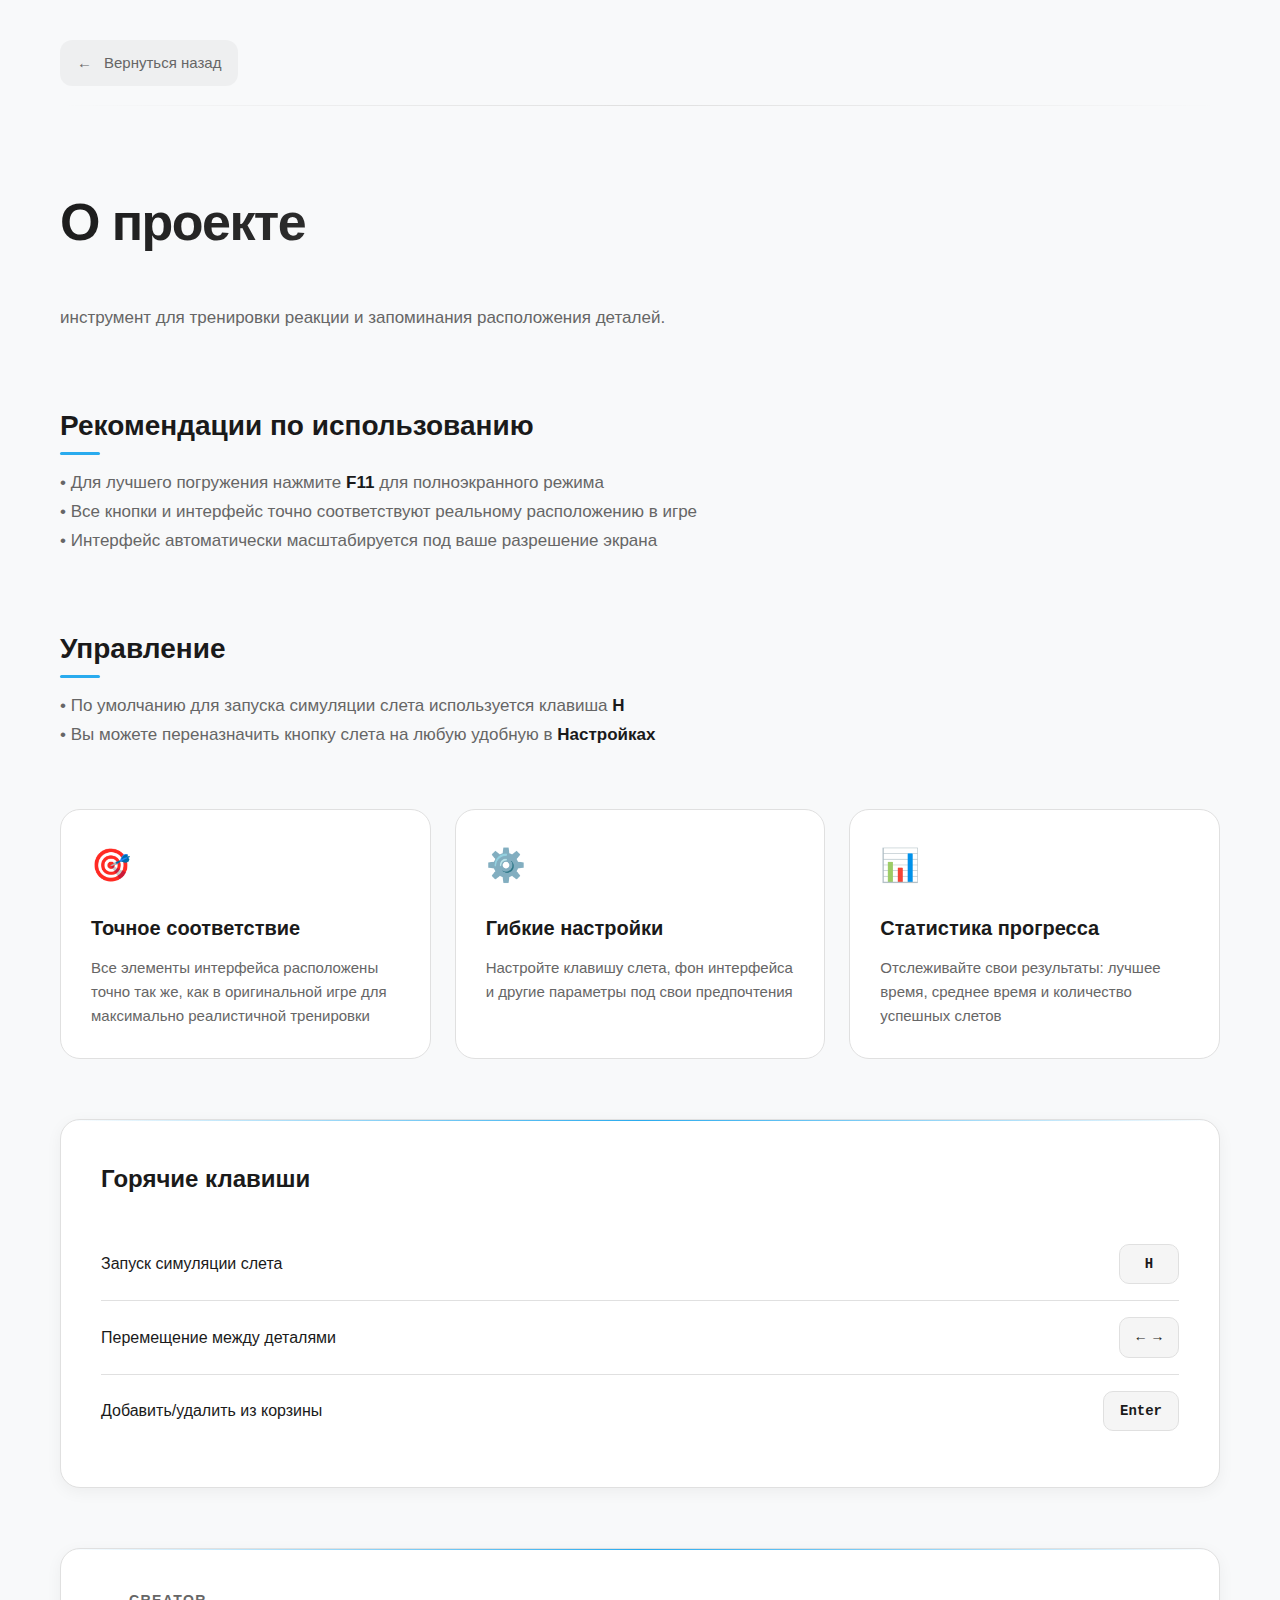
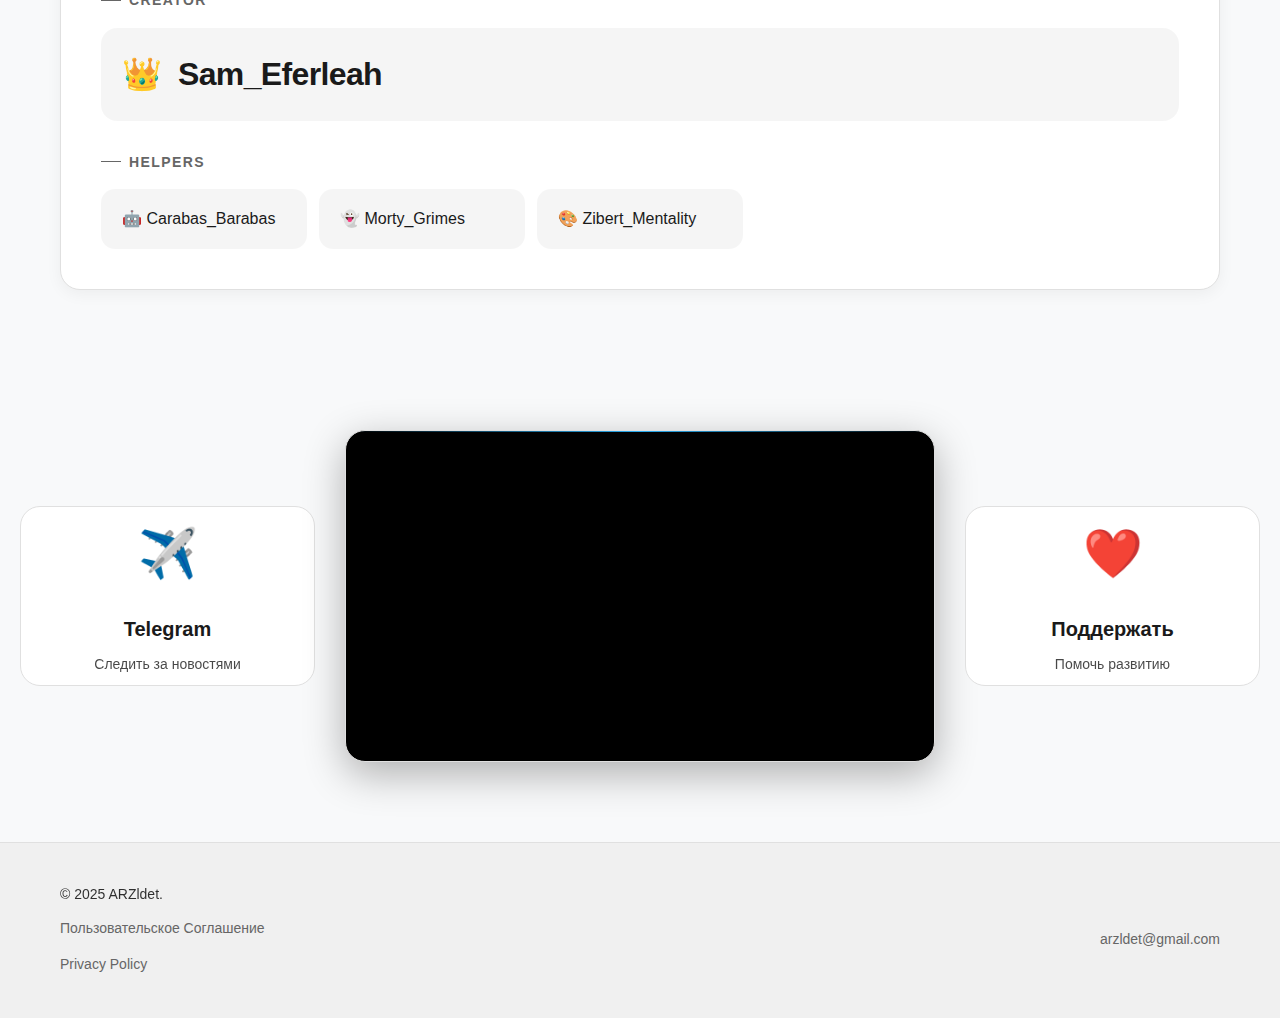
<file: about.html>
<!DOCTYPE html>
<html lang="ru">
<head>
    <meta charset="UTF-8">
    <meta name="viewport" content="width=device-width, initial-scale=1.0">
    <title>О проекте • Тренировка реакции</title>
    <style>
        /* === ПЕРЕМЕННЫЕ И ТЕМЫ === */
        :root {
            /* Темная тема (по умолчанию) */
            --bg-body: #0a0a0a;
            --bg-card: #151515;
            --text-primary: #ffffff;
            --text-secondary: #a0a0a0;
            --border-color: #2a2a2a;
            --accent-tg: #2AABEE;
            --accent-donate: #FF5722;
            /* Уменьшенный глоу-эффект */
            --accent-glow: rgba(42, 171, 238, 0.1);
            --footer-bg: #000000;
            --tag-bg: rgba(255, 255, 255, 0.05);
            --modal-overlay: rgba(0, 0, 0, 0.85);
            --gradient-primary: linear-gradient(135deg, #2AABEE 0%, #1a78b8 100%);
            --gradient-accent: linear-gradient(135deg, #FF5722 0%, #c0410e 100%);
            /* Уменьшенные тени */
            --card-shadow: 0 4px 16px rgba(0, 0, 0, 0.3);
            --hover-shadow: 0 6px 20px rgba(42, 171, 238, 0.15);
        }

        /* Светлая тема */
        @media (prefers-color-scheme: light) {
            :root {
                --bg-body: #f8f9fa;
                --bg-card: #ffffff;
                --text-primary: #1a1a1a;
                --text-secondary: #666666;
                --border-color: #e0e0e0;
                --footer-bg: #f0f0f0;
                --tag-bg: rgba(0, 0, 0, 0.04);
                --modal-overlay: rgba(0, 0, 0, 0.3);
                /* Ещё меньше глоу в светлой теме */
                --accent-glow: rgba(42, 171, 238, 0.05);
                --card-shadow: 0 4px 16px rgba(0, 0, 0, 0.05);
                --hover-shadow: 0 6px 20px rgba(42, 171, 238, 0.08);
            }
        }

        /* === БАЗОВЫЕ СТИЛИ === */
        body {
            margin: 0;
            padding: 0;
            font-family: 'Inter', -apple-system, BlinkMacSystemFont, 'Segoe UI', Roboto, sans-serif;
            background-color: var(--bg-body);
            color: var(--text-primary);
            display: flex;
            flex-direction: column;
            min-height: 100vh;
            line-height: 1.6;
        }

        * {
            box-sizing: border-box;
        }

        a { 
            text-decoration: none; 
            color: inherit;
            transition: all 0.3s ease;
        }

        /* === СКРОЛЛБАР === */
        ::-webkit-scrollbar {
            width: 8px;
            height: 8px;
        }

        ::-webkit-scrollbar-track {
            background: var(--bg-card);
        }

        ::-webkit-scrollbar-thumb {
            background: var(--border-color);
            border-radius: 4px;
        }

        ::-webkit-scrollbar-thumb:hover {
            background: var(--accent-tg);
        }

        /* === HEADER === */
        .header {
            width: 100%;
            max-width: 1200px;
            padding: 40px 20px 20px;
            margin: 0 auto;
            position: relative;
        }

        .header::after {
            content: '';
            position: absolute;
            bottom: 0;
            left: 20px;
            right: 20px;
            height: 1px;
            background: linear-gradient(90deg, 
                transparent 0%, 
                var(--border-color) 50%, 
                transparent 100%);
        }

        .btn-back {
            display: inline-flex;
            align-items: center;
            gap: 12px;
            color: var(--text-secondary);
            font-size: 15px;
            font-weight: 500;
            padding: 10px 16px;
            border-radius: 12px;
            background: var(--tag-bg);
            border: 1px solid transparent;
            transition: all 0.3s ease;
        }

        .btn-back:hover {
            color: var(--text-primary);
            border-color: var(--border-color);
            transform: translateX(-4px);
        }

        /* === КОНТЕНТ === */
        .content-container {
            width: 100%;
            max-width: 1200px;
            padding: 40px 20px;
            margin: 0 auto;
            flex-grow: 1;
        }

        h1 {
            font-size: 52px;
            font-weight: 800;
            margin-bottom: 40px;
            letter-spacing: -0.03em;
            background: linear-gradient(135deg, var(--text-primary) 0%, var(--text-secondary) 100%);
            -webkit-background-clip: text;
            -webkit-text-fill-color: transparent;
            background-clip: text;
        }

        .text-section {
            margin-bottom: 48px;
            max-width: 800px;
        }

        .text-section h2 {
            font-size: 28px;
            font-weight: 700;
            margin-bottom: 20px;
            color: var(--text-primary);
            position: relative;
            display: inline-block;
        }

        .text-section h2::after {
            content: '';
            position: absolute;
            bottom: -6px;
            left: 0;
            width: 40px;
            height: 3px;
            background: var(--accent-tg);
            border-radius: 2px;
        }

        .text-section p {
            font-size: 17px;
            line-height: 1.7;
            color: var(--text-secondary);
            margin: 0 0 16px 0;
        }

        /* Упрощённый эффект для strong текста */
        .text-section strong {
            color: var(--text-primary);
            font-weight: 600;
            background: transparent;
            padding: 0;
            border-radius: 0;
        }

        /* === БЛОК КОМАНДЫ (CREDITS) === */
        .credits-container {
            background: var(--bg-card);
            border: 1px solid var(--border-color);
            border-radius: 20px;
            padding: 40px;
            margin: 60px 0;
            position: relative;
            overflow: hidden;
            box-shadow: var(--card-shadow);
        }

        .credits-container::before {
            content: '';
            position: absolute;
            top: 0;
            left: 0;
            right: 0;
            height: 1px;
            background: linear-gradient(90deg, 
                transparent 0%, 
                var(--accent-tg) 50%, 
                transparent 100%);
        }

        .credit-group-title {
            font-size: 14px;
            text-transform: uppercase;
            color: var(--text-secondary);
            font-weight: 600;
            letter-spacing: 0.1em;
            margin-bottom: 16px;
            display: flex;
            align-items: center;
            gap: 8px;
        }

        .credit-group-title::before {
            content: '';
            width: 20px;
            height: 1px;
            background: var(--text-secondary);
        }

        /* Создатель */
        .creator-row {
            display: flex;
            align-items: center;
            gap: 16px;
            cursor: pointer;
            padding: 20px;
            border-radius: 16px;
            background: var(--tag-bg);
            border: 1px solid transparent;
            transition: all 0.3s ease;
            margin-bottom: 30px;
        }

        .creator-row:hover {
            border-color: var(--accent-tg);
            transform: translateY(-2px);
            box-shadow: var(--hover-shadow);
        }

        .creator-name {
            font-size: 32px;
            font-weight: 800;
            color: var(--text-primary);
            letter-spacing: -0.02em;
        }

        .crown-icon {
            font-size: 32px;
            animation: float 3s ease-in-out infinite;
            display: inline-block;
        }

        @keyframes float {
            0%, 100% { transform: translateY(0px) rotate(0deg); }
            50% { transform: translateY(-8px) rotate(5deg); }
        }

        /* Помощники */
        .helpers-grid {
            display: grid;
            grid-template-columns: repeat(auto-fill, minmax(200px, 1fr));
            gap: 12px;
        }

        .helper-tag {
            background: var(--tag-bg);
            padding: 16px 20px;
            border-radius: 14px;
            font-size: 16px;
            font-weight: 500;
            border: 1px solid transparent;
            transition: all 0.3s ease;
            cursor: pointer;
            display: flex;
            align-items: center;
            gap: 10px;
        }

        /* Упрощённый ховер для helper-тегов */
        .helper-tag:hover {
            border-color: var(--accent-tg);
            background: var(--tag-bg);
            transform: translateY(-1px);
            box-shadow: 0 4px 12px rgba(0, 0, 0, 0.1);
        }

        /* === МОДАЛЬНОЕ ОКНО ПРОФИЛЯ === */
        .profile-modal {
            display: none;
            position: fixed;
            top: 0;
            left: 0;
            width: 100%;
            height: 100%;
            background: var(--modal-overlay);
            backdrop-filter: blur(10px);
            z-index: 1000;
            align-items: center;
            justify-content: center;
            padding: 20px;
            opacity: 0;
            transition: opacity 0.4s ease;
        }

        .profile-modal.active {
            display: flex;
            opacity: 1;
        }

        .profile-card {
            background: var(--bg-card);
            border: 1px solid var(--border-color);
            width: 100%;
            max-width: 480px;
            border-radius: 24px;
            padding: 40px;
            box-shadow: 0 20px 40px rgba(0, 0, 0, 0.3);
            position: relative;
            transform: translateY(20px) scale(0.98);
            transition: all 0.4s cubic-bezier(0.175, 0.885, 0.32, 1.275);
            max-height: 90vh;
            overflow-y: auto;
        }

        .profile-modal.active .profile-card {
            transform: translateY(0) scale(1);
        }

        .close-modal {
            position: absolute;
            top: 20px;
            right: 20px;
            background: var(--tag-bg);
            border: 1px solid var(--border-color);
            color: var(--text-secondary);
            font-size: 20px;
            cursor: pointer;
            width: 40px;
            height: 40px;
            display: flex;
            align-items: center;
            justify-content: center;
            border-radius: 50%;
            transition: all 0.3s ease;
            z-index: 2;
        }

        .close-modal:hover {
            background: var(--accent-tg);
            border-color: var(--accent-tg);
            color: white;
            transform: rotate(90deg);
        }

        .profile-header {
            text-align: center;
            margin-bottom: 30px;
            padding-bottom: 20px;
            border-bottom: 1px solid var(--border-color);
        }

        .profile-nick {
            font-size: 28px;
            font-weight: 800;
            color: var(--text-primary);
            margin-bottom: 8px;
            letter-spacing: -0.02em;
        }

        .profile-alias-label {
            font-size: 12px;
            text-transform: uppercase;
            color: var(--text-secondary);
            letter-spacing: 0.8px;
            margin-bottom: 4px;
        }

        /* Упрощённый профиль в модалке */
        .profile-alias {
            font-size: 16px;
            color: var(--accent-tg);
            font-weight: 600;
            background: transparent;
            padding: 0;
            border-radius: 0;
            display: inline-block;
        }

        .contribution-list {
            display: flex;
            flex-direction: column;
            gap: 16px;
        }

        .contribution-item {
            display: flex;
            align-items: flex-start;
            gap: 16px;
            font-size: 16px;
            color: var(--text-primary);
            line-height: 1.6;
            padding: 12px;
            border-radius: 12px;
            background: var(--tag-bg);
            border: 1px solid transparent;
            transition: all 0.3s ease;
        }

        /* Упрощённый ховер для contribution */
        .contribution-item:hover {
            border-color: var(--accent-tg);
            transform: translateX(2px);
            background: var(--tag-bg);
        }

        .contribution-icon {
            font-size: 20px;
            min-width: 28px;
            text-align: center;
        }

        /* === MEDIA SECTION === */
        .media-footer {
            width: 100%;
            max-width: 1400px;
            padding: 40px 20px 80px;
            margin: 0 auto;
            display: grid;
            grid-template-columns: 1fr 2fr 1fr;
            gap: 30px;
            align-items: center;
        }

        @media (max-width: 1100px) {
            .media-footer {
                grid-template-columns: 1fr;
                gap: 20px;
                padding: 20px 20px 60px;
            }
        }

        /* Упрощённые карточки действий */
        .action-card {
            background: var(--bg-card);
            border: 1px solid var(--border-color);
            border-radius: 20px;
            height: 180px;
            display: flex;
            flex-direction: column;
            justify-content: center;
            align-items: center;
            transition: all 0.3s ease;
            position: relative;
            overflow: hidden;
            box-shadow: none;
        }

        .action-card::before {
            content: '';
            position: absolute;
            top: 0;
            left: 0;
            right: 0;
            height: 1px;
            background: linear-gradient(90deg, 
                transparent 0%, 
                currentColor 50%, 
                transparent 100%);
            opacity: 0;
            transition: opacity 0.3s ease;
        }

        .action-card:hover {
            transform: translateY(-4px);
            box-shadow: var(--hover-shadow);
        }

        .action-card:hover::before {
            opacity: 1;
        }

        .action-card.tg:hover {
            background: var(--gradient-primary);
            border-color: var(--accent-tg);
        }

        .action-card.donate:hover {
            background: var(--gradient-accent);
            border-color: var(--accent-donate);
        }

        .icon {
            font-size: 48px;
            margin-bottom: 20px;
            transition: all 0.3s ease;
        }

        .action-card:hover .icon {
            transform: scale(1.1);
        }

        .card-title {
            font-size: 20px;
            font-weight: 700;
            margin-bottom: 8px;
        }

        .card-desc {
            font-size: 14px;
            opacity: 0.8;
        }

        .action-card:hover * {
            color: white !important;
        }

        /* Видео контейнер */
        .video-container {
            width: 100%;
            aspect-ratio: 16/9;
            border-radius: 20px;
            overflow: hidden;
            background: #000;
            position: relative;
            box-shadow: 0 12px 40px rgba(0, 0, 0, 0.3);
            border: 1px solid var(--border-color);
        }

        .video-container::before {
            content: '';
            position: absolute;
            top: 0;
            left: 0;
            right: 0;
            height: 1px;
            background: linear-gradient(90deg, 
                transparent 0%, 
                var(--accent-tg) 50%, 
                transparent 100%);
            z-index: 1;
        }

        iframe {
            width: 100%;
            height: 100%;
            border: none;
            display: block;
        }

        /* === FOOTER === */
        .site-footer {
            width: 100%;
            background: var(--footer-bg);
            padding: 40px 0;
            margin-top: auto;
            border-top: 1px solid var(--border-color);
        }

        .footer-inner {
            max-width: 1200px;
            margin: 0 auto;
            padding: 0 20px;
            display: flex;
            justify-content: space-between;
            align-items: center;
            flex-wrap: wrap;
            gap: 20px;
        }

        .footer-left, .footer-right {
            display: flex;
            flex-direction: column;
            gap: 12px;
        }

        .footer-right {
            align-items: flex-end;
        }

        @media (max-width: 768px) {
            .footer-inner {
                flex-direction: column;
                text-align: center;
                gap: 30px;
            }
            
            .footer-right {
                align-items: center;
            }
        }

        .copyright {
            font-size: 14px;
            color: var(--text-primary);
            opacity: 0.9;
        }

        .footer-link {
            color: var(--text-secondary);
            font-size: 14px;
            transition: all 0.3s ease;
            position: relative;
            padding-bottom: 2px;
        }

        .footer-link::after {
            content: '';
            position: absolute;
            bottom: 0;
            left: 0;
            width: 0;
            height: 1px;
            background: var(--accent-tg);
            transition: width 0.3s ease;
        }

        .footer-link:hover {
            color: var(--text-primary);
        }

        .footer-link:hover::after {
            width: 100%;
        }

        /* === СЕКЦИИ С ФИЧАМИ === */
        .features-grid {
            display: grid;
            grid-template-columns: repeat(auto-fit, minmax(300px, 1fr));
            gap: 24px;
            margin: 60px 0;
        }

        /* Упрощённые feature-карточки */
        .feature-card {
            background: var(--bg-card);
            border: 1px solid var(--border-color);
            border-radius: 20px;
            padding: 30px;
            transition: all 0.3s ease;
            position: relative;
            overflow: hidden;
        }

        .feature-card::before {
            display: none; /* Убираем градиентный оверлей */
        }

        .feature-card:hover {
            transform: translateY(-4px);
            border-color: var(--accent-tg);
            box-shadow: var(--hover-shadow);
        }

        .feature-icon {
            font-size: 32px;
            margin-bottom: 20px;
            display: inline-block;
            transition: transform 0.3s ease;
        }

        .feature-card:hover .feature-icon {
            transform: scale(1.1);
        }

        .feature-title {
            font-size: 20px;
            font-weight: 700;
            margin-bottom: 12px;
            color: var(--text-primary);
            position: relative;
            z-index: 1;
        }

        .feature-desc {
            font-size: 15px;
            color: var(--text-secondary);
            line-height: 1.6;
            position: relative;
            z-index: 1;
        }

        /* === КЛАВИАТУРНЫЕ СОЧЕТАНИЯ === */
        .keyboard-shortcuts {
            background: var(--bg-card);
            border: 1px solid var(--border-color);
            border-radius: 20px;
            padding: 40px;
            margin: 60px 0;
            position: relative;
            overflow: hidden;
            box-shadow: var(--card-shadow);
        }

        .keyboard-shortcuts::before {
            content: '';
            position: absolute;
            top: 0;
            left: 0;
            right: 0;
            height: 1px;
            background: linear-gradient(90deg, 
                transparent 0%, 
                var(--accent-tg) 50%, 
                transparent 100%);
        }

        .shortcut-item {
            display: flex;
            justify-content: space-between;
            align-items: center;
            padding: 16px 0;
            border-bottom: 1px solid var(--border-color);
            transition: all 0.3s ease;
        }

        .shortcut-item:last-child {
            border-bottom: none;
        }

        /* Упрощённые сочетания клавиш */
        .shortcut-item:hover {
            padding-left: 8px;
            padding-right: 8px;
            background: var(--tag-bg);
            border-radius: 8px;
            transform: translateX(2px);
        }

        .shortcut-key {
            background: var(--tag-bg);
            padding: 8px 16px;
            border-radius: 10px;
            font-size: 14px;
            font-weight: 600;
            font-family: 'Courier New', monospace;
            border: 1px solid var(--border-color);
            min-width: 60px;
            text-align: center;
            transition: all 0.3s ease;
        }

        .shortcut-item:hover .shortcut-key {
            background: var(--tag-bg);
            border-color: var(--accent-tg);
            color: var(--accent-tg);
        }

        /* === АДАПТИВНОСТЬ === */
        @media (max-width: 768px) {
            h1 {
                font-size: 40px;
            }
            
            .text-section h2 {
                font-size: 24px;
            }
            
            .creator-name {
                font-size: 24px;
            }
            
            .creator-row {
                padding: 16px;
            }
            
            .credits-container {
                padding: 24px;
            }
            
            .helpers-grid {
                grid-template-columns: 1fr;
            }
            
            .profile-card {
                padding: 24px;
            }
            
            .feature-card {
                padding: 24px;
            }
            
            .keyboard-shortcuts {
                padding: 24px;
            }
        }

        @media (max-width: 480px) {
            h1 {
                font-size: 32px;
            }
            
            .content-container {
                padding: 20px 16px;
            }
            
            .header {
                padding: 24px 16px 16px;
            }
            
            .creator-name {
                font-size: 20px;
            }
            
            .crown-icon {
                font-size: 24px;
            }
        }
    </style>
</head>
<body>

    <header class="header">
        <a href="index.html" class="btn-back">
            <span>←</span> Вернуться назад
        </a>
    </header>

    <main class="content-container">
        <h1>О проекте</h1>

        <div class="text-section">
            <p>
            инструмент для тренировки реакции и запоминания расположения деталей. 
            </p>
        </div>

        <div class="text-section">
            <h2>Рекомендации по использованию</h2>
            <p>
                • Для лучшего погружения нажмите <strong>F11</strong> для полноэкранного режима<br>
                • Все кнопки и интерфейс точно соответствуют реальному расположению в игре<br>
                • Интерфейс автоматически масштабируется под ваше разрешение экрана
            </p>
        </div>

        <div class="text-section">
            <h2>Управление</h2>
            <p>
                • По умолчанию для запуска симуляции слета используется клавиша <strong>H</strong><br>
                • Вы можете переназначить кнопку слета на любую удобную в <strong>Настройках</strong><br>
            </p>
        </div>

        <div class="features-grid">
            <div class="feature-card">
                <div class="feature-icon">🎯</div>
                <div class="feature-title">Точное соответствие</div>
                <div class="feature-desc">Все элементы интерфейса расположены точно так же, как в оригинальной игре для максимально реалистичной тренировки</div>
            </div>
            
            <div class="feature-card">
                <div class="feature-icon">⚙️</div>
                <div class="feature-title">Гибкие настройки</div>
                <div class="feature-desc">Настройте клавишу слета, фон интерфейса и другие параметры под свои предпочтения</div>
            </div>
            
            <div class="feature-card">
                <div class="feature-icon">📊</div>
                <div class="feature-title">Статистика прогресса</div>
                <div class="feature-desc">Отслеживайте свои результаты: лучшее время, среднее время и количество успешных слетов</div>
            </div>
        </div>

        <div class="keyboard-shortcuts">
            <h2 style="margin-top: 0; margin-bottom: 30px;">Горячие клавиши</h2>
            
            <div class="shortcut-item">
                <span>Запуск симуляции слета</span>
                <span class="shortcut-key">H</span>
            </div>
            
            <div class="shortcut-item">
                <span>Перемещение между деталями</span>
                <span class="shortcut-key">← →</span>
            </div>
            
            <div class="shortcut-item">
                <span>Добавить/удалить из корзины</span>
                <span class="shortcut-key">Enter</span>
            </div>
        </div>

        <div class="credits-container">
            <div class="credit-group">
                <div class="credit-group-title">Creator</div>
                <div class="creator-row" onclick="openProfile('sam')">
                    <span class="crown-icon">👑</span>
                    <span class="creator-name">Sam_Eferleah</span>
                </div>
            </div>

            <div class="credit-group">
                <div class="credit-group-title">Helpers</div>
                <div class="helpers-grid">
                    <div class="helper-tag" onclick="openProfile('carabas')">
                        🤖 Carabas_Barabas
                    </div>
                    <div class="helper-tag" onclick="openProfile('morty')">
                        👻 Morty_Grimes
                    </div>
                    <div class="helper-tag" onclick="openProfile('zibert')">
                        🎨 Zibert_Mentality
                    </div>
                </div>
            </div>
        </div>
    </main>

    <div class="media-footer">
        <a href="https://t.me/arzldet" target="_blank" class="action-card tg">
            <div class="icon">✈️</div>
            <div class="card-title">Telegram</div>
            <div class="card-desc">Следить за новостями</div>
        </a>

        <div class="video-container">
            <iframe 
                src="https://www.youtube.com/embed/f5QDvrV6sDU" 
                title="Гайд по использованию тренажера" 
                allow="accelerometer; autoplay; clipboard-write; encrypted-media; gyroscope; picture-in-picture" 
                allowfullscreen
                loading="lazy">
            </iframe>
        </div>

        <a href="https://www.donationalerts.com/r/arzldet" target="_blank" class="action-card donate">
            <div class="icon">❤️</div>
            <div class="card-title">Поддержать</div>
            <div class="card-desc">Помочь развитию</div>
        </a>
    </div>

    <footer class="site-footer">
        <div class="footer-inner">
            <div class="footer-left">
                <div class="copyright">© 2025 ARZldet.</div>
                <a href="legal.html#terms" class="footer-link">Пользовательское Соглашение</a>
                <a href="legal.html#privacy" class="footer-link">Privacy Policy</a>
            </div>
            
            <div class="footer-right">
                <div style="font-size: 14px; color: var(--text-secondary); margin-bottom: 8px;">
                
                </div>
                <a href="mailto:arzldet@gmail.com" class="footer-link">arzldet@gmail.com</a>
            </div>
        </div>
    </footer>

    <div id="profileModal" class="profile-modal" onclick="closeProfile(event)">
        <div class="profile-card">
            <button class="close-modal" onclick="closeProfile(event, true)">&times;</button>
            
            <div class="profile-header">
                <div class="profile-alias-label">Профиль</div>
                <div class="profile-nick" id="modalNick"></div>
                <div class="profile-alias" id="modalAlias"></div>
            </div>

            <div class="contribution-list" id="modalContrib">
                <!-- Контент будет добавлен через JS -->
            </div>
        </div>
    </div>

    <script>
      
        function openProfile(id) {
            const member = teamData[id];
            if (!member) return;

            document.getElementById('modalNick').textContent = member.nick;
            document.getElementById('modalAlias').textContent = member.alias;

            const contribContainer = document.getElementById('modalContrib');
            contribContainer.innerHTML = '';
            
            member.contributions.forEach(item => {
                const div = document.createElement('div');
                div.className = 'contribution-item';
                div.innerHTML = `
                    <span class="contribution-icon">${item.icon}</span>
                    <span>${item.text}</span>
                `;
                contribContainer.appendChild(div);
            });

            document.getElementById('profileModal').classList.add('active');
            document.body.style.overflow = 'hidden';
        }

        function closeProfile(event, force = false) {
            const modal = document.getElementById('profileModal');
            if (force || event.target === modal) {
                modal.classList.remove('active');
                document.body.style.overflow = '';
            }
        }

        // Закрытие по ESC
        document.addEventListener('keydown', function(event) {
            if (event.key === "Escape") {
                document.getElementById('profileModal').classList.remove('active');
                document.body.style.overflow = '';
            }
        });

        // Анимация при загрузке
        document.addEventListener('DOMContentLoaded', () => {
            const elements = document.querySelectorAll('.feature-card, .credits-container, .keyboard-shortcuts');
            elements.forEach((el, i) => {
                el.style.opacity = '0';
                el.style.transform = 'translateY(20px)';
                
                setTimeout(() => {
                    el.style.transition = 'all 0.6s ease';
                    el.style.opacity = '1';
                    el.style.transform = 'translateY(0)';
                }, 100 + i * 100);
            });
        });
    </script>

</body>
</html>
</file>
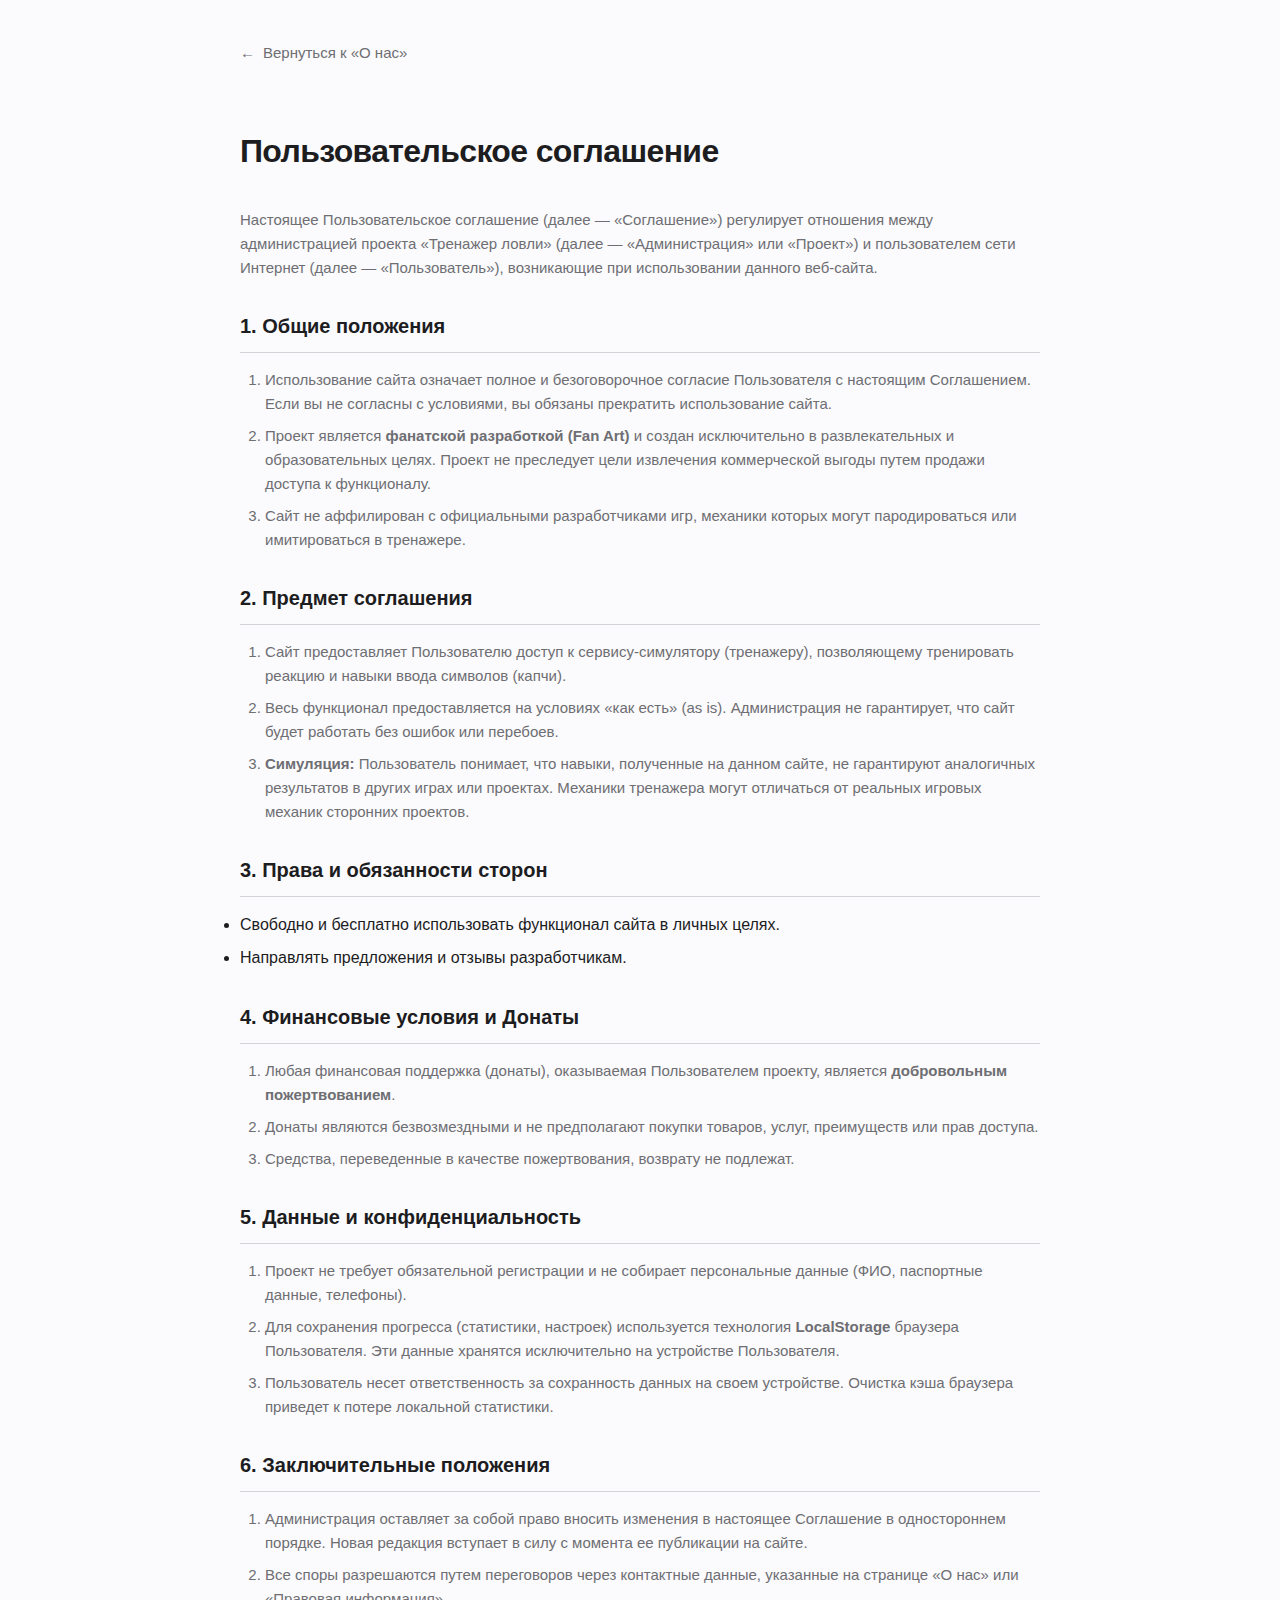
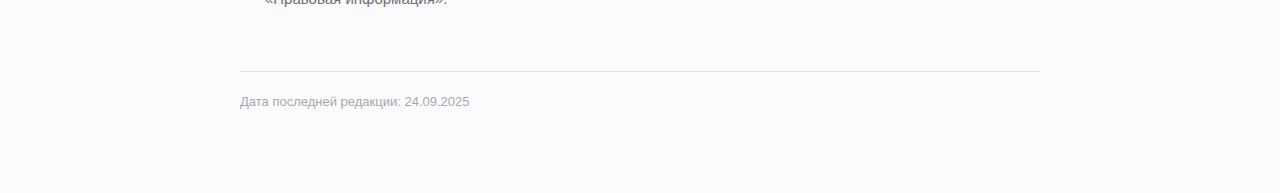
<file: legal.html>
<!DOCTYPE html>
<html lang="ru">
<head>
    <meta charset="UTF-8">
    <meta name="viewport" content="width=device-width, initial-scale=1.0">
    <title>Пользовательское соглашение</title>
    <style>
        /* === ПЕРЕМЕННЫЕ И ТЕМЫ (Единый стиль) === */
        :root {
            --bg-body: #121212;
            --bg-card: #1c1c1e;
            --text-primary: #f5f5f7;
            --text-secondary: #86868b;
            --border-color: #333333;
            --accent-color: #2AABEE;
        }

        @media (prefers-color-scheme: light) {
            :root {
                --bg-body: #fbfbfd;
                --bg-card: #ffffff;
                --text-primary: #1d1d1f;
                --text-secondary: #6e6e73;
                --border-color: #d2d2d7;
            }
        }

        /* === СТИЛИ === */
        body {
            margin: 0;
            padding: 0;
            font-family: -apple-system, BlinkMacSystemFont, "Segoe UI", Roboto, Helvetica, Arial, sans-serif;
            background-color: var(--bg-body);
            color: var(--text-primary);
            line-height: 1.6;
        }

        a { text-decoration: none; color: var(--accent-color); transition: opacity 0.2s; }
        a:hover { opacity: 0.7; }

        .container {
            max-width: 800px;
            margin: 0 auto;
            padding: 40px 20px 80px;
        }

        /* Кнопка назад */
        .btn-back {
            display: inline-flex;
            align-items: center;
            gap: 8px;
            color: var(--text-secondary);
            font-size: 15px;
            font-weight: 500;
            margin-bottom: 40px;
        }
        .btn-back:hover { color: var(--text-primary); }

        h1 {
            font-size: 32px;
            font-weight: 700;
            margin-bottom: 30px;
            letter-spacing: -0.02em;
        }

        h2 {
            font-size: 20px;
            font-weight: 600;
            margin-top: 30px;
            margin-bottom: 15px;
            color: var(--text-primary);
            border-bottom: 1px solid var(--border-color);
            padding-bottom: 10px;
        }

        h3 {
            font-size: 16px;
            font-weight: 600;
            margin-top: 20px;
            color: var(--text-primary);
        }

        p, ul, ol {
            font-size: 15px;
            color: var(--text-secondary);
            margin-bottom: 15px;
        }

        ul, ol { padding-left: 25px; }
        li { margin-bottom: 8px; }

        .update-date {
            font-size: 13px;
            color: var(--text-secondary);
            opacity: 0.6;
            margin-top: 60px;
            border-top: 1px solid var(--border-color);
            padding-top: 20px;
        }
    </style>
</head>
<body>

    <div class="container">
        <a href="about.html" class="btn-back">
            <span>←</span> Вернуться к «О нас»
        </a>

        <h1>Пользовательское соглашение</h1>
        <p>Настоящее Пользовательское соглашение (далее — «Соглашение») регулирует отношения между администрацией проекта «Тренажер ловли» (далее — «Администрация» или «Проект») и пользователем сети Интернет (далее — «Пользователь»), возникающие при использовании данного веб-сайта.</p>

        <section>
            <h2>1. Общие положения</h2>
            <ol>
                <li>Использование сайта означает полное и безоговорочное согласие Пользователя с настоящим Соглашением. Если вы не согласны с условиями, вы обязаны прекратить использование сайта.</li>
                <li>Проект является <strong>фанатской разработкой (Fan Art)</strong> и создан исключительно в развлекательных и образовательных целях. Проект не преследует цели извлечения коммерческой выгоды путем продажи доступа к функционалу.</li>
                <li>Сайт не аффилирован с официальными разработчиками игр, механики которых могут пародироваться или имитироваться в тренажере.</li>
            </ol>
        </section>

        <section>
            <h2>2. Предмет соглашения</h2>
            <ol>
                <li>Сайт предоставляет Пользователю доступ к сервису-симулятору (тренажеру), позволяющему тренировать реакцию и навыки ввода символов (капчи).</li>
                <li>Весь функционал предоставляется на условиях «как есть» (as is). Администрация не гарантирует, что сайт будет работать без ошибок или перебоев.</li>
                <li><strong>Симуляция:</strong> Пользователь понимает, что навыки, полученные на данном сайте, не гарантируют аналогичных результатов в других играх или проектах. Механики тренажера могут отличаться от реальных игровых механик сторонних проектов.</li>
            </ol>
        </section>

        <section>
            <h2>3. Права и обязанности сторон</h2>

                <li>Свободно и бесплатно использовать функционал сайта в личных целях.</li>
                <li>Направлять предложения и отзывы разработчикам.</li>
            </ul>


        <section>
            <h2>4. Финансовые условия и Донаты</h2>
            <ol>
                <li>Любая финансовая поддержка (донаты), оказываемая Пользователем проекту, является <strong>добровольным пожертвованием</strong>.</li>
                <li>Донаты являются безвозмездными и не предполагают покупки товаров, услуг, преимуществ или прав доступа.</li>
                <li>Средства, переведенные в качестве пожертвования, возврату не подлежат.</li>
            </ol>
        </section>

        <section>
            <h2>5. Данные и конфиденциальность</h2>
            <ol>
                <li>Проект не требует обязательной регистрации и не собирает персональные данные (ФИО, паспортные данные, телефоны).</li>
                <li>Для сохранения прогресса (статистики, настроек) используется технология <strong>LocalStorage</strong> браузера Пользователя. Эти данные хранятся исключительно на устройстве Пользователя.</li>
                <li>Пользователь несет ответственность за сохранность данных на своем устройстве. Очистка кэша браузера приведет к потере локальной статистики.</li>
            </ol>
        </section>

        <section>
            <h2>6. Заключительные положения</h2>
            <ol>
                <li>Администрация оставляет за собой право вносить изменения в настоящее Соглашение в одностороннем порядке. Новая редакция вступает в силу с момента ее публикации на сайте.</li>
                <li>Все споры разрешаются путем переговоров через контактные данные, указанные на странице «О нас» или «Правовая информация».</li>
            </ol>
        </section>

        <div class="update-date">
            Дата последней редакции: 24.09.2025
        </div>

    </div>

</body>
</html>
</file>
